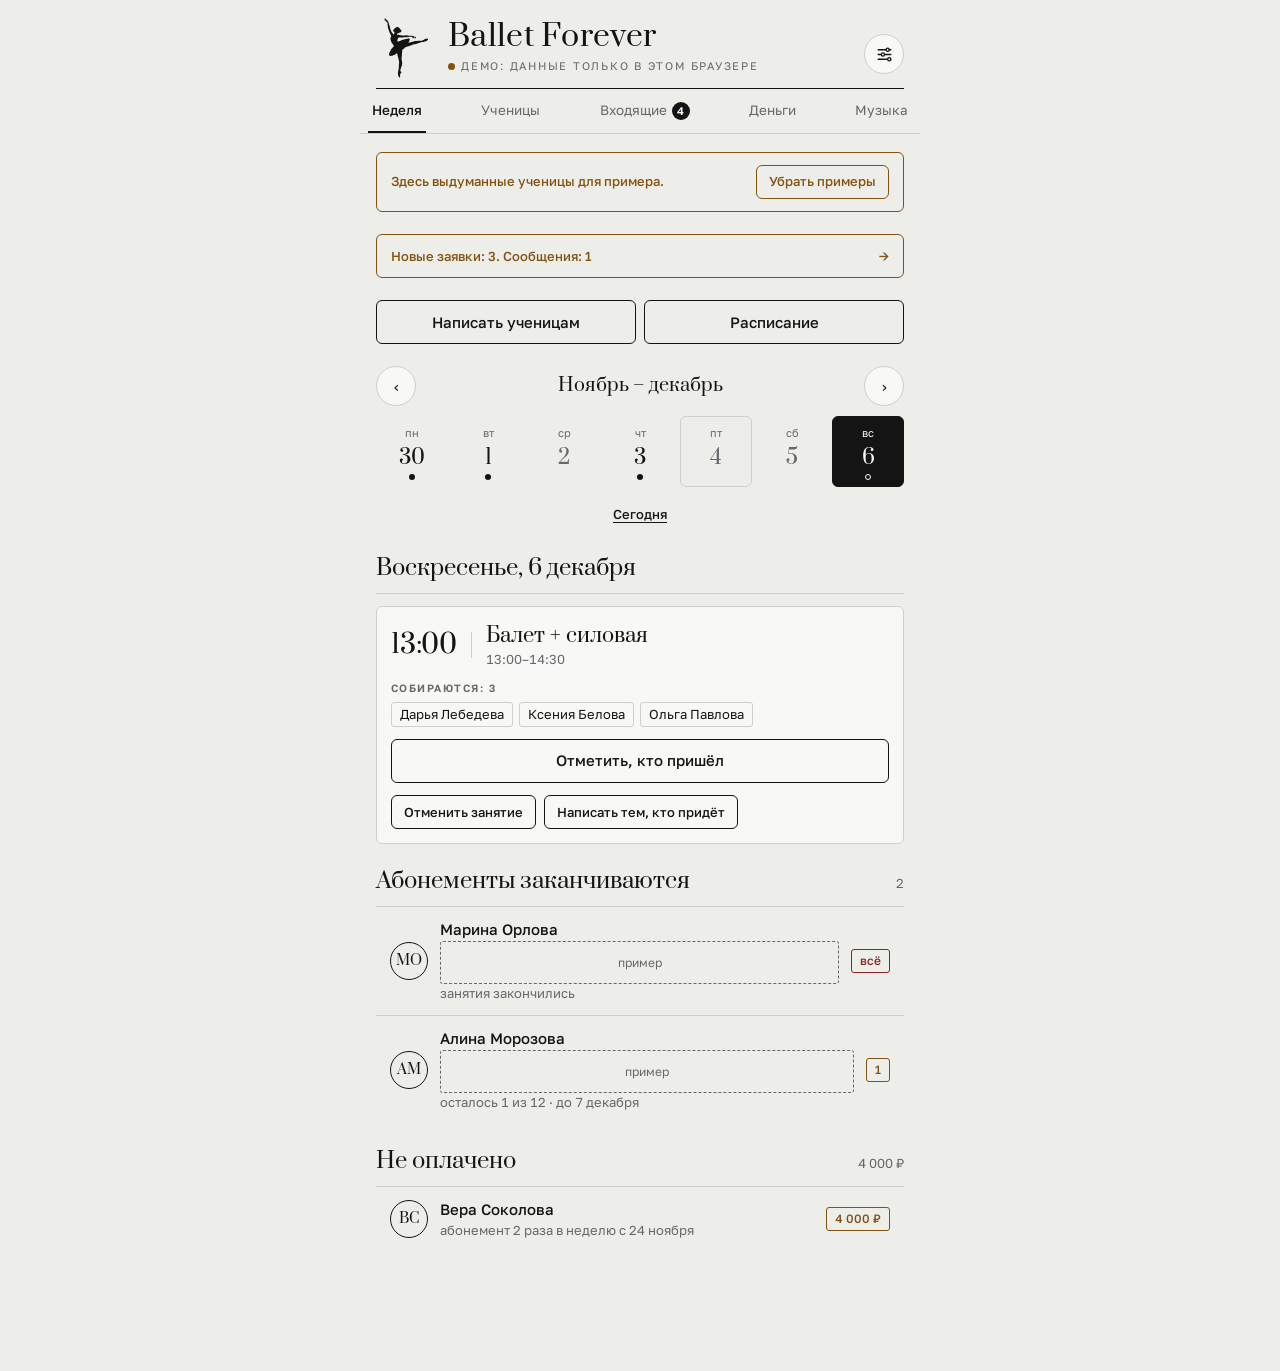
<file: index.html>
<!doctype html>
<html lang="ru">
<head>
<meta charset="utf-8">
<meta name="viewport" content="width=device-width, initial-scale=1, viewport-fit=cover">
<meta name="theme-color" content="#EDEDEA" media="(prefers-color-scheme: light)">
<meta name="theme-color" content="#0E0F10" media="(prefers-color-scheme: dark)">
<meta name="apple-mobile-web-app-capable" content="yes">
<meta name="apple-mobile-web-app-title" content="Ballet Forever">
<meta name="apple-mobile-web-app-status-bar-style" content="default">
<link rel="manifest" href="manifest.webmanifest">
<link rel="icon" href="icons/icon-192.png">
<link rel="apple-touch-icon" href="icons/icon-180.png">
<title>Ballet Forever</title>
<link rel="preconnect" href="https://fonts.googleapis.com">
<link rel="preconnect" href="https://fonts.gstatic.com" crossorigin>
<link rel="stylesheet" href="https://fonts.googleapis.com/css2?family=Golos+Text:wght@400;500;600&family=Prata&display=swap">
<link rel="stylesheet" href="assets/style.css">
</head>
<body>
<div class="wrap">
  <header class="top">
    <div class="ballerina" data-ballerina></div>
    <div class="brand">
      <h1>Ballet Forever</h1>
      <p id="sync" class="sync"></p>
    </div>
    <button class="iconbtn" id="settingsBtn" aria-label="Настройки">
      <svg viewBox="0 0 24 24" fill="none" stroke="currentColor" stroke-width="1.6" stroke-linecap="round" stroke-linejoin="round"><path d="M4 6h10M18 6h2M4 12h4M12 12h8M4 18h12M20 18h0"/><circle cx="16" cy="6" r="2"/><circle cx="10" cy="12" r="2"/><circle cx="18" cy="18" r="2"/></svg>
    </button>
  </header>
  <nav class="tabs" id="tabs" aria-label="Разделы"></nav>
  <main id="app"></main>
</div>


<script src="config.js"></script>
<script src="vendor/supabase.js"></script>
<script src="assets/core.js"></script>
<script src="assets/store.js"></script>
<script src="assets/music.js"></script>
<script src="assets/app.js"></script>
</body>
</html>
</file>
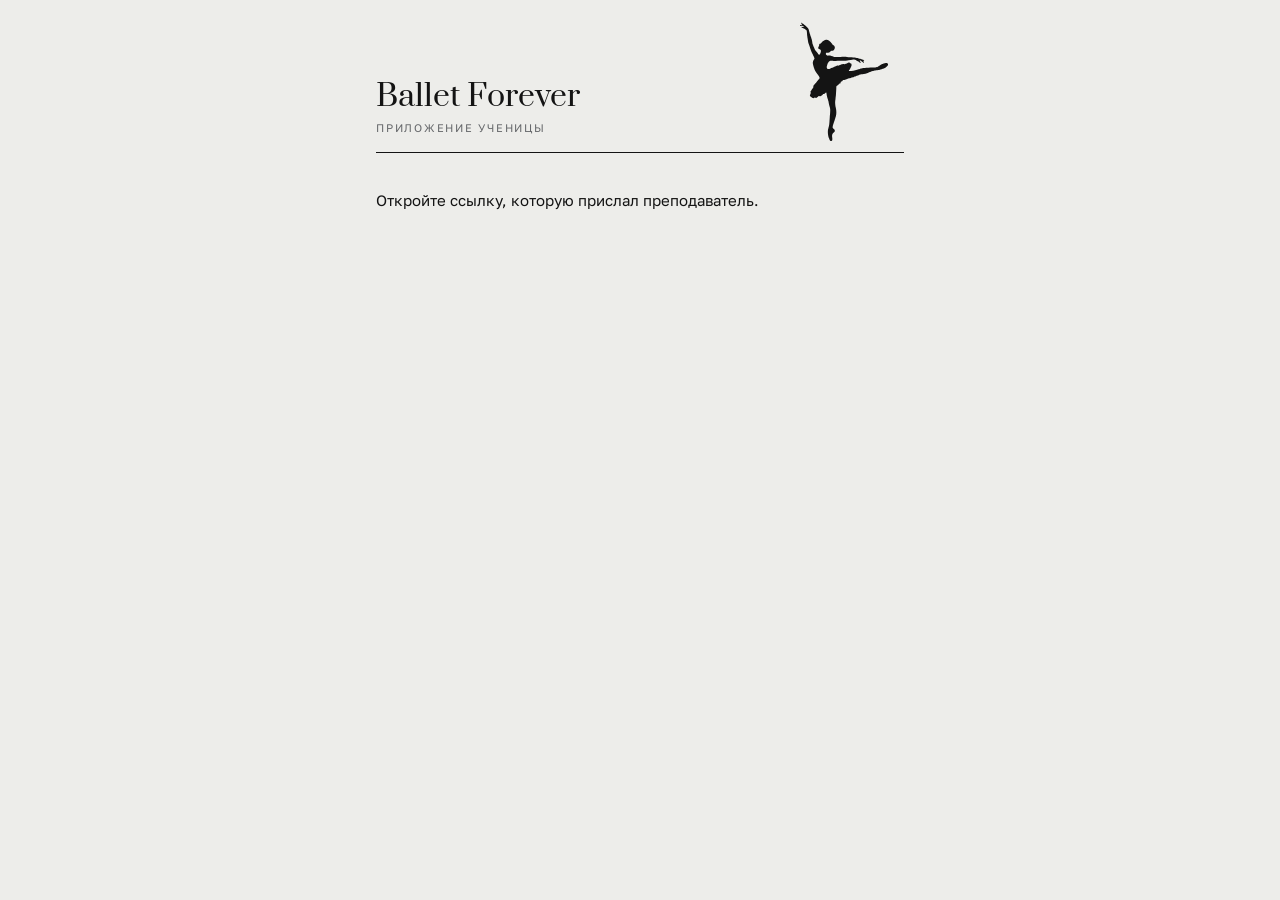
<file: me/index.html>
<!doctype html>
<html lang="ru">
<head>
<meta charset="utf-8">
<meta name="viewport" content="width=device-width, initial-scale=1, viewport-fit=cover">
<meta name="theme-color" content="#EDEDEA" media="(prefers-color-scheme: light)">
<meta name="theme-color" content="#0E0F10" media="(prefers-color-scheme: dark)">
<meta name="apple-mobile-web-app-capable" content="yes">
<meta name="apple-mobile-web-app-title" content="Ballet Forever">
<link rel="manifest" href="manifest.webmanifest">
<link rel="icon" href="../icons/icon-192.png">
<link rel="apple-touch-icon" href="../icons/icon-180.png">
<title>Ballet Forever</title>
<link rel="preconnect" href="https://fonts.googleapis.com">
<link rel="preconnect" href="https://fonts.gstatic.com" crossorigin>
<link rel="stylesheet" href="https://fonts.googleapis.com/css2?family=Golos+Text:wght@400;500;600&family=Prata&display=swap">
<link rel="stylesheet" href="../assets/style.css">
</head>
<body>
<div class="wrap plain">
  <main id="me" class="screen" style="padding-top:0"></main>
</div>
<script src="../config.js"></script>
<script src="../vendor/supabase.js"></script>
<script src="../assets/core.js"></script>
<script src="../assets/store.js"></script>
<script src="../assets/me.js"></script>
</body>
</html>
</file>
<file: assets/style.css>
/* Ballet Forever. Строгая графика: гранитно-белый лист, чёрная тушь, тонкие линейки, как в театральной программке.
   Одна колонка шириной с телефон, нижнее меню, формы во всплывающих снизу листах. */
:root {
  --bg: #EDEDEA;
  --surface: #F8F8F6;
  --ink: #141414;
  --muted: #66686B;
  --line: #CFCFCB;
  --soft: #E1E1DD;
  --accent: #141414;
  --accent-ink: #F8F8F6;
  --ok: #2F5D48;
  --warn: #84520F;
  --bad: #8B2525;
  --scrim: rgba(10, 10, 10, .5);
  --f-display: "Prata", "Didot", "Bodoni 72", "Times New Roman", serif;
  --f-body: "Golos Text", "Segoe UI", system-ui, -apple-system, sans-serif;
  --r: 6px;
}
@media (prefers-color-scheme: dark) {
  :root:not([data-theme="light"]) {
    --bg: #0E0F10; --surface: #17181A; --ink: #ECECE8; --muted: #9A9C9F; --line: #2E3033; --soft: #222326;
    --accent: #ECECE8; --accent-ink: #0E0F10; --ok: #8DC3A7; --warn: #E0B06A; --bad: #E58C8C; --scrim: rgba(0, 0, 0, .65);
    color-scheme: dark;
  }
}
:root[data-theme="dark"] {
  --bg: #0E0F10; --surface: #17181A; --ink: #ECECE8; --muted: #9A9C9F; --line: #2E3033; --soft: #222326;
  --accent: #ECECE8; --accent-ink: #0E0F10; --ok: #8DC3A7; --warn: #E0B06A; --bad: #E58C8C; --scrim: rgba(0, 0, 0, .65);
  color-scheme: dark;
}
* { box-sizing: border-box; }
html, body { margin: 0; }
body {
  background: var(--bg); color: var(--ink);
  font-family: var(--f-body); font-size: 15px; line-height: 1.45;
  -webkit-tap-highlight-color: transparent;
}
[hidden] { display: none !important; }
.wrap { max-width: 560px; margin: 0 auto; padding-inline: 16px; padding-block: env(safe-area-inset-top, 0px) calc(120px + env(safe-area-inset-bottom, 0px)); }
.wrap.plain { padding-bottom: calc(120px + env(safe-area-inset-bottom, 0px)); }
h1, h2, h3 { margin: 0; font-weight: 400; text-wrap: balance; }
button, input, select, textarea { font: inherit; color: inherit; }
button { cursor: pointer; }
:focus-visible { outline: 2px solid var(--ink); outline-offset: 2px; }
.num { font-variant-numeric: tabular-nums lining-nums; }
.disp { font-family: var(--f-display); font-variant-numeric: lining-nums; }

/* шапка */
header.top { display: flex; align-items: flex-end; gap: 12px; padding-block: 18px 14px; border-bottom: 1px solid var(--ink); }
header.top .brand { flex: 1; min-width: 0; }
.brand h1 { font-family: var(--f-display); font-size: 30px; line-height: 1; letter-spacing: .01em; }
.brand p { margin: 6px 0 0; color: var(--muted); font-size: 11px; text-transform: uppercase; letter-spacing: .16em; }
.ballerina { color: var(--ink); flex: none; display: block; }
.ballerina svg { display: block; width: 100%; height: 100%; }
header.top .ballerina { width: 60px; height: 60px; margin-bottom: -4px; }
.iconbtn { width: 40px; height: 40px; border-radius: 50%; border: 1px solid var(--line); background: var(--surface); display: grid; place-items: center; flex: none; }
.iconbtn svg { width: 19px; height: 19px; }
.sync { font-size: 11px; color: var(--muted); display: flex; align-items: center; gap: 6px; letter-spacing: .04em; }
.sync i { width: 7px; height: 7px; border-radius: 50%; background: var(--ok); }
.sync.pending i { background: var(--warn); }
.sync.off i { background: var(--bad); }

.screen { display: flex; flex-direction: column; gap: 22px; padding-top: 18px; }
.sec-title { display: flex; align-items: baseline; justify-content: space-between; gap: 8px; padding-bottom: 8px; border-bottom: 1px solid var(--line); }
.sec-title h2 { font-family: var(--f-display); font-size: 22px; }
.sec-title span { color: var(--muted); font-size: 13px; }
.eyebrow { text-transform: uppercase; letter-spacing: .14em; font-size: 10.5px; font-weight: 600; color: var(--muted); }

.card { background: var(--surface); border: 1px solid var(--line); border-radius: var(--r); }
.list { display: flex; flex-direction: column; }
.row { display: flex; align-items: center; gap: 12px; padding: 12px 14px; border-top: 1px solid var(--line); min-height: 60px; }
.row:first-child { border-top: 0; }
.row .main { flex: 1; min-width: 0; }
.row .name { font-weight: 500; overflow-wrap: anywhere; }
.row .sub { color: var(--muted); font-size: 13px; }
button.row { width: 100%; text-align: left; background: none; border-left: 0; border-right: 0; border-bottom: 0; }

.avatar { width: 38px; height: 38px; border-radius: 50%; display: grid; place-items: center; font-family: var(--f-display); font-size: 14px; border: 1px solid var(--ink); flex: none; }

.pill { display: inline-flex; align-items: center; gap: 4px; padding: 2px 8px; border-radius: 3px; font-size: 12px; font-weight: 500; white-space: nowrap; border: 1px solid currentColor; }
.pill.ok { color: var(--ok); }
.pill.warn { color: var(--warn); }
.pill.bad { color: var(--bad); }
.pill.mute { color: var(--muted); }
.pill.ex { color: var(--muted); border-style: dashed; font-weight: 400; }

.btn { display: inline-flex; align-items: center; justify-content: center; gap: 6px; min-height: 44px; padding: 0 18px; border-radius: var(--r); border: 1px solid var(--ink); background: transparent; font-weight: 500; text-decoration: none; }
a.btn { color: inherit; }
.btn.primary { background: var(--accent); color: var(--accent-ink); border-color: var(--accent); }
.btn.small { min-height: 34px; padding: 0 12px; font-size: 13px; }
.btn.ghost { border-color: transparent; text-decoration: underline; text-underline-offset: 3px; }
.btn.danger { color: var(--bad); border-color: var(--bad); }
.btn.ghost.danger { border-color: transparent; }
.btn.block { width: 100%; }
.btn[disabled] { opacity: .5; cursor: default; }
.btns { display: flex; gap: 8px; flex-wrap: wrap; }

/* шкала занятий: короткие штрихи, как деления */
.meter { display: flex; gap: 3px; margin-top: 8px; flex-wrap: wrap; }
.meter i { width: 9px; height: 9px; border: 1px solid var(--ink); border-radius: 50%; }
.meter i.on { background: var(--ink); }

/* афиша ближайшего занятия */
.next { padding: 16px; display: flex; gap: 16px; align-items: center; }
.next .when { text-align: center; min-width: 66px; padding-right: 16px; border-right: 1px solid var(--line); }
.next .when b { display: block; font-family: var(--f-display); font-weight: 400; font-size: 28px; line-height: 1; font-variant-numeric: lining-nums; }
.next .when small { color: var(--muted); font-size: 12px; }
.next .main { flex: 1; min-width: 0; }
.next h3 { font-family: var(--f-display); font-size: 20px; }

.empty { padding: 22px 16px; text-align: center; color: var(--muted); }

/* формы */
label.f, .f { display: flex; flex-direction: column; gap: 6px; font-size: 12px; font-weight: 500; color: var(--muted); letter-spacing: .02em; }
input[type=text], input[type=tel], input[type=email], input[type=password], input[type=number], input[type=date], input[type=time], select, textarea {
  width: 100%; min-height: 44px; padding: 10px 12px; border-radius: var(--r); border: 1px solid var(--line); background: var(--surface); color: var(--ink); font-size: 15px;
}
input:focus, select:focus, textarea:focus { border-color: var(--ink); outline: none; }
textarea { min-height: 96px; resize: vertical; }
.grid2 { display: grid; grid-template-columns: 1fr 1fr; gap: 12px; }
.grid2 > * { min-width: 0; }
.form { display: flex; flex-direction: column; gap: 14px; }
.seg { display: flex; gap: 0; border: 1px solid var(--ink); border-radius: var(--r); overflow: hidden; }
.seg button { flex: 1; min-height: 44px; border: 0; border-left: 1px solid var(--ink); background: transparent; font-family: var(--f-display); font-size: 18px; }
.seg button:first-child { border-left: 0; }
.seg button[aria-pressed="true"] { background: var(--accent); color: var(--accent-ink); }
.switch { display: flex; align-items: center; justify-content: space-between; gap: 12px; font-weight: 500; color: var(--ink); font-size: 15px; }
.switch input { width: 46px; height: 28px; appearance: none; -webkit-appearance: none; border-radius: 999px; border: 1px solid var(--ink); background: transparent; position: relative; flex: none; transition: background .15s; }
.switch input::after { content: ""; position: absolute; top: 3px; left: 3px; width: 20px; height: 20px; border-radius: 50%; background: var(--ink); transition: transform .15s, background .15s; }
.switch input:checked { background: var(--accent); }
.switch input:checked::after { transform: translateX(18px); background: var(--accent-ink); }
.summary { border-left: 2px solid var(--ink); padding: 4px 0 4px 12px; font-size: 14px; }
.summary b { font-variant-numeric: tabular-nums lining-nums; font-weight: 600; }
.hint { color: var(--muted); font-size: 13px; margin: 0; }

/* отметка посещений */
.check { width: 28px; height: 28px; border-radius: 50%; border: 1px solid var(--ink); display: grid; place-items: center; flex: none; }
.check svg { width: 15px; height: 15px; opacity: 0; }
.row[aria-pressed="true"] .check { background: var(--accent); color: var(--accent-ink); }
.row[aria-pressed="true"] .check svg { opacity: 1; }



.msg { background: var(--surface); border: 1px solid var(--line); border-radius: var(--r); padding: 12px; white-space: pre-wrap; overflow-wrap: anywhere; user-select: all; -webkit-user-select: all; }
.toast { position: fixed; left: 50%; transform: translateX(-50%); top: calc(12px + env(safe-area-inset-top, 0px)); background: var(--ink); color: var(--bg); padding: 10px 16px; border-radius: var(--r); font-weight: 500; z-index: 30; max-width: calc(100% - 32px); }

.stats { display: grid; grid-template-columns: repeat(2, 1fr); gap: 10px; }
.stat { padding: 14px; }
.stat b { display: block; font-family: var(--f-display); font-weight: 400; font-size: 26px; line-height: 1.15; font-variant-numeric: tabular-nums lining-nums; }
.stat span { color: var(--muted); font-size: 13px; }
.banner { padding: 12px 14px; border: 1px solid var(--warn); color: var(--warn); border-radius: var(--r); font-size: 13px; font-weight: 500; display: flex; gap: 10px; align-items: center; justify-content: space-between; flex-wrap: wrap; }
.banner .btn { color: var(--warn); border-color: var(--warn); }

/* вход */
.login { min-height: 100%; display: flex; flex-direction: column; gap: 24px; padding-top: 32px; }
.login .hero { display: flex; flex-direction: column; align-items: center; gap: 10px; text-align: center; padding-bottom: 20px; border-bottom: 1px solid var(--ink); }
.login .hero .ballerina { width: 180px; height: 180px; }
.login .hero h1 { font-family: var(--f-display); font-size: 38px; }
.login .hero p { margin: 0; color: var(--muted); font-size: 11px; text-transform: uppercase; letter-spacing: .2em; }
.err { color: var(--bad); font-size: 13px; margin: 0; }

/* страница ученицы */
.me-hero { display: grid; grid-template-columns: 1fr auto; align-items: end; gap: 8px; padding-block: 22px 16px; border-bottom: 1px solid var(--ink); }
.me-hero .ballerina { width: 120px; height: 120px; margin-bottom: -6px; }
.me-hero h1 { font-family: var(--f-display); font-size: 30px; line-height: 1.05; overflow-wrap: anywhere; }
.me-hero p { margin: 8px 0 0; color: var(--muted); font-size: 11px; text-transform: uppercase; letter-spacing: .16em; }
.big { display: flex; align-items: baseline; gap: 10px; flex-wrap: wrap; }
.big b { font-family: var(--f-display); font-weight: 400; font-size: 72px; line-height: .95; font-variant-numeric: lining-nums; }
.big span { font-size: 15px; color: var(--muted); }
.ticket { padding: 18px 16px; display: flex; flex-direction: column; gap: 12px; position: relative; }
.ticket::before, .ticket::after { content: ""; position: absolute; top: 50%; width: 14px; height: 14px; border-radius: 50%; background: var(--bg); border: 1px solid var(--line); transform: translateY(-50%); }
.ticket::before { left: -8px; clip-path: inset(0 0 0 50%); }
.ticket::after { right: -8px; clip-path: inset(0 50% 0 0); }
.facts { display: grid; grid-template-columns: 1fr 1fr; gap: 10px 16px; padding-top: 12px; border-top: 1px dashed var(--line); }
.facts div { display: flex; flex-direction: column; gap: 2px; min-width: 0; }
.facts b { font-weight: 500; font-variant-numeric: tabular-nums lining-nums; }
.afisha .row { min-height: 52px; }
.afisha .day { width: 44px; flex: none; font-family: var(--f-display); font-size: 15px; text-transform: lowercase; }
.note { border-left: 2px solid var(--warn); padding: 6px 0 6px 12px; color: var(--warn); font-size: 14px; }
.note.bad { border-color: var(--bad); color: var(--bad); }
.footer-mark { text-align: center; color: var(--muted); font-size: 11px; letter-spacing: .16em; text-transform: uppercase; padding-top: 8px; }

/* вкладки сверху: нижняя панель Яндекс Браузера их не перекрывает */
nav.tabs { position: sticky; top: env(safe-area-inset-top, 0px); z-index: 5; background: var(--bg); display: flex; justify-content: space-between; gap: 4px; overflow-x: auto; scrollbar-width: none; border-bottom: 1px solid var(--line); margin-inline: -16px; padding-inline: 8px; }
nav.tabs button { background: none; border: 0; border-bottom: 2px solid transparent; padding: 12px 4px 10px; font-size: 13.5px; flex: 0 0 auto; color: var(--muted); white-space: nowrap; }
nav.tabs button[aria-current="page"] { color: var(--ink); border-bottom-color: var(--ink); font-weight: 500; }
nav.tabs .count { display: inline-grid; place-items: center; min-width: 18px; height: 18px; padding: 0 5px; border-radius: 9px; background: var(--accent); color: var(--accent-ink); font-size: 11px; font-weight: 600; margin-left: 2px; }
body.logged-out nav.tabs, body.logged-out header.top { display: none; }

/* экран поверх основного */
.page { position: fixed; inset: 0; z-index: 20; background: var(--bg); overflow-y: auto; -webkit-overflow-scrolling: touch; animation: pagein .18s ease-out; }
.page-head { position: sticky; top: 0; z-index: 2; display: flex; align-items: center; gap: 12px; padding: calc(10px + env(safe-area-inset-top, 0px)) 16px 10px; background: var(--bg); border-bottom: 1px solid var(--ink); }
.page-head h2 { font-family: var(--f-display); font-size: 20px; line-height: 1.2; min-width: 0; overflow-wrap: anywhere; }
.page-body { max-width: 560px; margin: 0 auto; padding: 18px 16px calc(140px + env(safe-area-inset-bottom, 0px)); display: flex; flex-direction: column; gap: 18px; }
body.has-page { overflow: hidden; }
@keyframes pagein { from { transform: translateX(16px); opacity: .6; } to { transform: none; opacity: 1; } }
@media (prefers-reduced-motion: reduce) { .page { animation: none; } * { transition: none !important; } }

/* неделя */
.week { display: flex; flex-direction: column; gap: 10px; align-items: center; }
.week-head { display: flex; align-items: center; justify-content: space-between; width: 100%; }
.week-head .disp { font-size: 18px; }
.week-days { display: grid; grid-template-columns: repeat(7, 1fr); gap: 4px; width: 100%; }
.wd { display: flex; flex-direction: column; align-items: center; gap: 2px; padding: 8px 0 6px; border: 1px solid transparent; border-radius: var(--r); background: none; min-width: 0; }
.wd small { font-size: 11px; color: var(--muted); text-transform: lowercase; }
.wd b { font-family: var(--f-display); font-weight: 400; font-size: 20px; font-variant-numeric: lining-nums; }
.wd i { width: 6px; height: 6px; border-radius: 50%; }
.wd i.dot { border: 1px solid var(--ink); }
.wd i.done { background: var(--ink); }
.wd[data-empty] b { color: var(--muted); }
.wd.today { border-color: var(--line); }
.wd.sel { background: var(--accent); border-color: var(--accent); color: var(--accent-ink); }
.wd.sel small, .wd.sel b { color: var(--accent-ink); }
.wd.sel i.dot { border-color: var(--accent-ink); }
.wd.sel i.done { background: var(--accent-ink); }
.day { display: flex; flex-direction: column; gap: 12px; }
.cls { padding: 14px; display: flex; flex-direction: column; gap: 12px; }
.cls-head { display: flex; gap: 14px; align-items: center; }
.cls-time { font-size: 26px; line-height: 1; padding-right: 14px; border-right: 1px solid var(--line); }
.cls h3 { font-family: var(--f-display); font-size: 20px; }
.cls-who { display: flex; flex-direction: column; gap: 6px; }
.names { display: flex; flex-wrap: wrap; gap: 6px; }
.names span { border: 1px solid var(--line); border-radius: 3px; padding: 2px 8px; font-size: 13px; }
.banner.link { width: 100%; text-align: left; background: transparent; cursor: pointer; }

/* заявки */
.req { padding: 14px; display: flex; flex-direction: column; gap: 8px; }
.req h3 { font-family: var(--f-display); font-size: 20px; }
.req p { margin: 0; }
img.doc { width: 100%; border: 1px solid var(--line); border-radius: var(--r); background: #fff; }

/* выбор абонемента */
.plan-cards { display: grid; gap: 8px; }
.plan { display: grid; grid-template-columns: 1fr auto; grid-template-areas: "t p" "s p"; gap: 2px 12px; text-align: left; padding: 14px; border: 1px solid var(--line); border-radius: var(--r); background: var(--surface); }
.plan b { grid-area: t; font-weight: 500; }
.plan span { grid-area: s; color: var(--muted); font-size: 13px; }
.plan em { grid-area: p; align-self: center; font-style: normal; font-family: var(--f-display); font-size: 20px; font-variant-numeric: lining-nums; }
.plan[aria-pressed="true"] { border-color: var(--ink); box-shadow: inset 0 0 0 1px var(--ink); }
.plan[aria-pressed="true"] b::before { content: "● "; }
.plans-edit { display: flex; flex-direction: column; gap: 10px; }
.plan-edit { display: grid; grid-template-columns: 1fr 1fr 1.3fr auto; gap: 8px; align-items: end; }
.plan-edit > * { min-width: 0; }
.seg button { font-family: var(--f-body); font-size: 15px; }

/* дни и отметки */
.chips { display: flex; flex-wrap: wrap; gap: 8px; }
.chip { border: 1px solid var(--ink); border-radius: 999px; padding: 8px 14px; background: transparent; font-size: 14px; }
.chip[aria-pressed="true"] { background: var(--accent); color: var(--accent-ink); }
.row.up .day { width: 32px; flex: none; font-family: var(--f-display); font-size: 16px; }
.toggle { flex: none; min-width: 104px; min-height: 36px; border-radius: 999px; border: 1px solid var(--ink); background: transparent; font-size: 13px; padding: 0 12px; }
.toggle.on { background: var(--accent); color: var(--accent-ink); }
.actions { display: flex; flex-direction: column; gap: 8px; }
.note.ok { border-color: var(--ok); color: var(--ok); }
.note .btn { min-height: 28px; padding: 0 6px; }
.check-line { display: flex; gap: 10px; align-items: center; font-size: 14px; }
.check-line input { width: 20px; height: 20px; }

/* отмены, долги, сообщения, карточка ученицы */
.cls.cancelled { opacity: .75; border-style: dashed; }
.cls.cancelled h3 { text-decoration: line-through; }
.wd i.off { border: 1px solid var(--bad); background: transparent; transform: rotate(45deg); border-radius: 1px; }
.row.up.off .name { text-decoration: line-through; color: var(--muted); }
.mark-item .seg.small { margin: 0 14px 12px 54px; }
.seg.small button { min-height: 36px; font-size: 12px; padding: 0 4px; line-height: 1.2; }
.who { display: flex; gap: 12px; align-items: center; }
.who .main { flex: 1; min-width: 0; }
.who h2 { font-size: 24px; overflow-wrap: anywhere; }
.who .iconbtn { font-size: 20px; line-height: 1; }
.status { padding: 14px; display: flex; flex-direction: column; gap: 10px; }
.status-top { display: flex; justify-content: space-between; gap: 8px; align-items: center; flex-wrap: wrap; }
.status .big b { font-size: 52px; }
.debt-row { display: flex; justify-content: space-between; align-items: center; gap: 8px; flex-wrap: wrap; }
.msgs { display: flex; flex-direction: column; gap: 8px; padding: 14px; border: 1px solid var(--ink); border-radius: var(--r); }
.msg-item p { margin: 2px 0 0; }
.msg-item + .msg-item { padding-top: 8px; border-top: 1px dashed var(--line); }
.btn.danger.block { border-color: var(--bad); }

/* шкала: закрашено — была, пусто — осталось */
.meter i.burn { border-style: dashed; border-color: var(--bad); }
.meter-legend { display: flex; gap: 16px; flex-wrap: wrap; font-size: 13px; color: var(--muted); margin-top: 4px; }
.meter-legend span { display: inline-flex; align-items: center; gap: 6px; }
.meter-legend i { width: 9px; height: 9px; border: 1px solid var(--ink); border-radius: 50%; display: inline-block; }
.meter-legend i.on { background: var(--ink); }

/* календарь абонемента */
.cal { display: flex; flex-direction: column; gap: 14px; }
.cal-title { font-family: var(--f-display); font-size: 17px; margin-bottom: 6px; }
.cal-grid { display: grid; grid-template-columns: repeat(7, 1fr); gap: 4px; text-align: center; align-items: center; }
.cal-grid b { font-size: 11px; font-weight: 500; color: var(--muted); padding-bottom: 2px; }
.cd { aspect-ratio: 1; display: grid; place-items: center; font-size: 13px; border-radius: 50%; border: 1px solid transparent; font-variant-numeric: tabular-nums lining-nums; width: min(38px, 100%); height: auto; margin: 0 auto; }
.cd.out { color: var(--line); }
.cd.cls { color: var(--muted); }
.cd.was { background: var(--ink); color: var(--bg); }
.cd.miss { border-color: var(--bad); color: var(--bad); background: repeating-linear-gradient(135deg, transparent 0 5px, color-mix(in srgb, var(--bad) 18%, transparent) 5px 6px); }
.cd.go { border-color: var(--ink); }
.cd.frozen { background: var(--soft); color: var(--muted); border: 1px dashed var(--muted); }
.cd.off { text-decoration: line-through; color: var(--muted); border: 1px dotted var(--muted); }
.cd.now { box-shadow: 0 0 0 2px var(--bg), 0 0 0 3px var(--warn); }
.cal-legend { display: flex; flex-wrap: wrap; gap: 8px 14px; font-size: 12px; color: var(--muted); }
.cal-legend span { display: inline-flex; align-items: center; gap: 6px; }
.cal-legend .cd { width: 14px; height: 14px; margin: 0; display: inline-block; }
.cal-wrap summary { cursor: pointer; font-size: 14px; text-decoration: underline; text-underline-offset: 3px; padding: 6px 0; }
.cal-wrap[open] summary { margin-bottom: 10px; }

/* переписка */
.thread { display: flex; flex-direction: column; gap: 8px; max-height: 55vh; overflow-y: auto; }
.msgs .thread { max-height: none; }
.bubble { max-width: 85%; align-self: flex-start; background: var(--surface); border: 1px solid var(--line); border-radius: 14px 14px 14px 4px; padding: 8px 12px; }
.bubble.me { align-self: flex-end; background: var(--accent); color: var(--accent-ink); border-color: var(--accent); border-radius: 14px 14px 4px 14px; }
.bubble p { margin: 0; white-space: pre-wrap; overflow-wrap: anywhere; }
.bubble span { display: block; font-size: 11px; opacity: .7; margin-top: 2px; }

/* музыка */
.grid3 { display: grid; grid-template-columns: 1fr 1fr 1fr; gap: 10px; }
.grid3 > * { min-width: 0; }
.exs { display: flex; flex-direction: column; gap: 12px; }
.ex { padding: 12px; display: flex; flex-direction: column; gap: 10px; }
.ex-head { display: flex; gap: 8px; align-items: center; }
.ex-head b { font-size: 22px; width: 22px; text-align: center; font-weight: 400; }
.ex-head input { flex: 1; min-width: 0; font-weight: 500; }
.ex-head .iconbtn { width: 36px; height: 36px; }
.player { display: flex; flex-direction: column; gap: 10px; padding: 16px; border: 1px solid var(--ink); border-radius: var(--r); }
.pl-ex { font-size: 32px; line-height: 1.1; }
.pl-rep { font-size: 16px; color: var(--muted); min-height: 1em; }
.pl-track { font-weight: 500; }
.pl-bar { height: 6px; background: var(--line); border-radius: 3px; overflow: hidden; }
.pl-bar i { display: block; height: 100%; background: var(--ink); }
.pl-time { display: flex; justify-content: space-between; font-size: 13px; color: var(--muted); }
.pl-count { font-size: 64px; text-align: center; line-height: 1; }
.pl-btns { display: flex; align-items: center; justify-content: center; gap: 16px; margin: 6px 0; }
.iconbtn.big { width: 56px; height: 56px; font-size: 20px; }
.pl-main { min-width: 140px; min-height: 56px; font-size: 18px; }
.pl-step.cur { background: var(--soft); }
.pl-step.cur .name { font-weight: 700; }
.pl-step.done { opacity: .5; }
</file>
